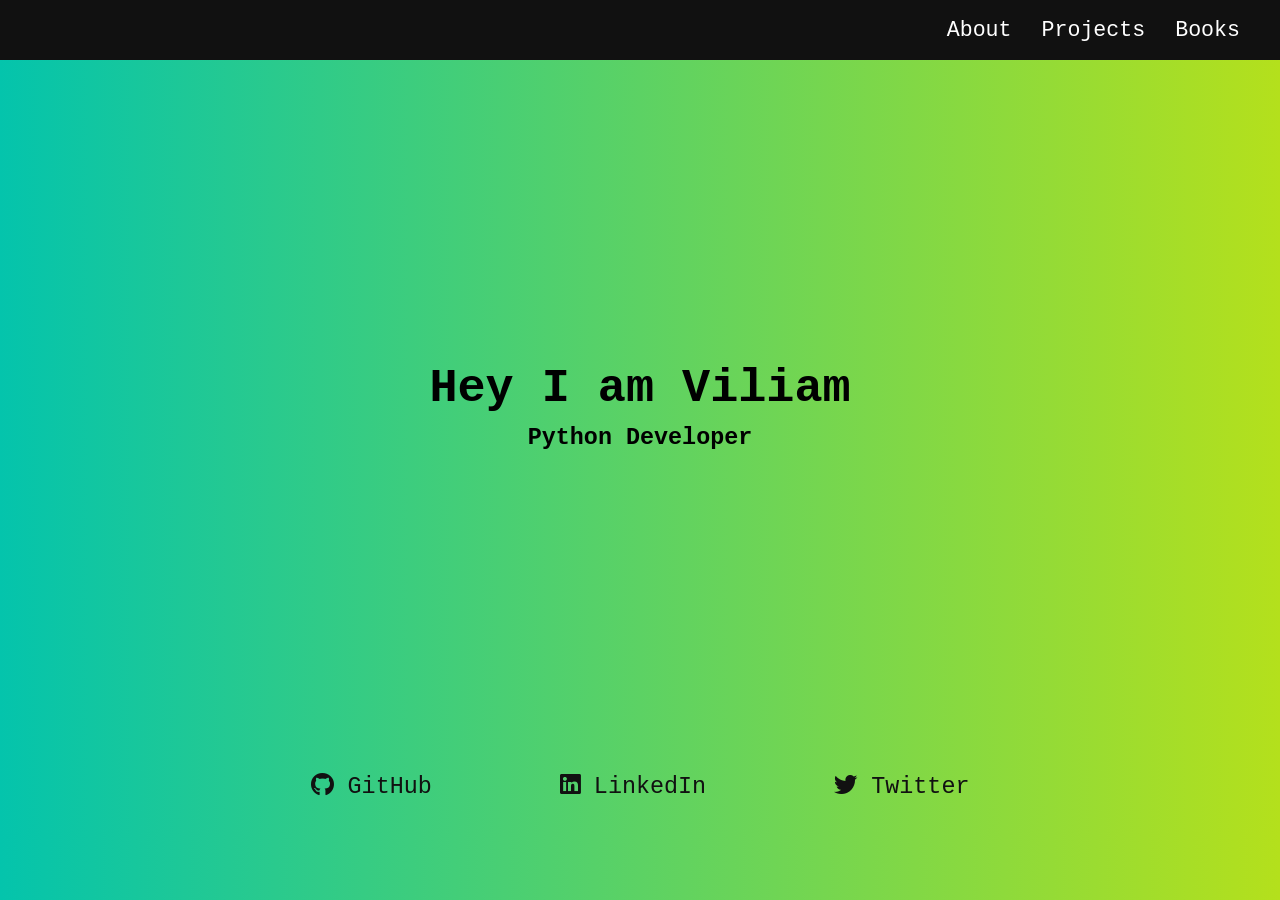
<file: index.html>
<!DOCTYPE html>

<html lang="en">
    <head>
        <meta charset="utf-8" />
        <meta name="viewport" content="width=device-width, initial-scale=1.0" />
        <link rel="stylesheet" href="https://use.fontawesome.com/releases/v5.8.2/css/all.css" integrity="sha384-oS3vJWv+0UjzBfQzYUhtDYW+Pj2yciDJxpsK1OYPAYjqT085Qq/1cq5FLXAZQ7Ay" crossorigin="anonymous">
        <link href="styles/styles.css" rel="stylesheet">
        <title>Viliam P</title>
    </head>
    <body>
        <nav id="navbar">
          <ul class="nav-list">
            <li>
              <a href="/">About</a>
            </li>
            <li>
              <a href="/projects.html">Projects</a>
            </li>
            <li>
              <a href="/books.html">Books</a>
            </li>
          </ul>
        </nav>
        
        <main>
          <section id="welcome">
            <div id="welcome-text">
                <h1>Hey I am Viliam</h1>
                <h3>Python Developer</h3>
            </div>
          </section>

          <section id="contacts">
            <div class="contact-links">
              <a href="https://github.com/vpopovec" target="_blank" class="btn contact-details" rel=”noopener”>
                <i class="fab fa-github"></i>
                GitHub
              </a>
              <a href="https://www.linkedin.com/in/viliam-popovec-245544177/" target="_blank" class="btn contact-details" rel=”noopener”>
                <i class="fab fa-linkedin" aria-hidden="true"></i>
                LinkedIn
              </a>
              <a href="https://twitter.com/willpopovec" target="_blank" class="btn contact-details" rel=”noopener”>
                <i class="fab fa-twitter" aria-hidden="true"></i>
                Twitter
              </a>
            </div>
          </section>
        </main>
        
        <footer>
            <!-- Copyright, etc. -->
        </footer>
    </body>
</html>
</file>
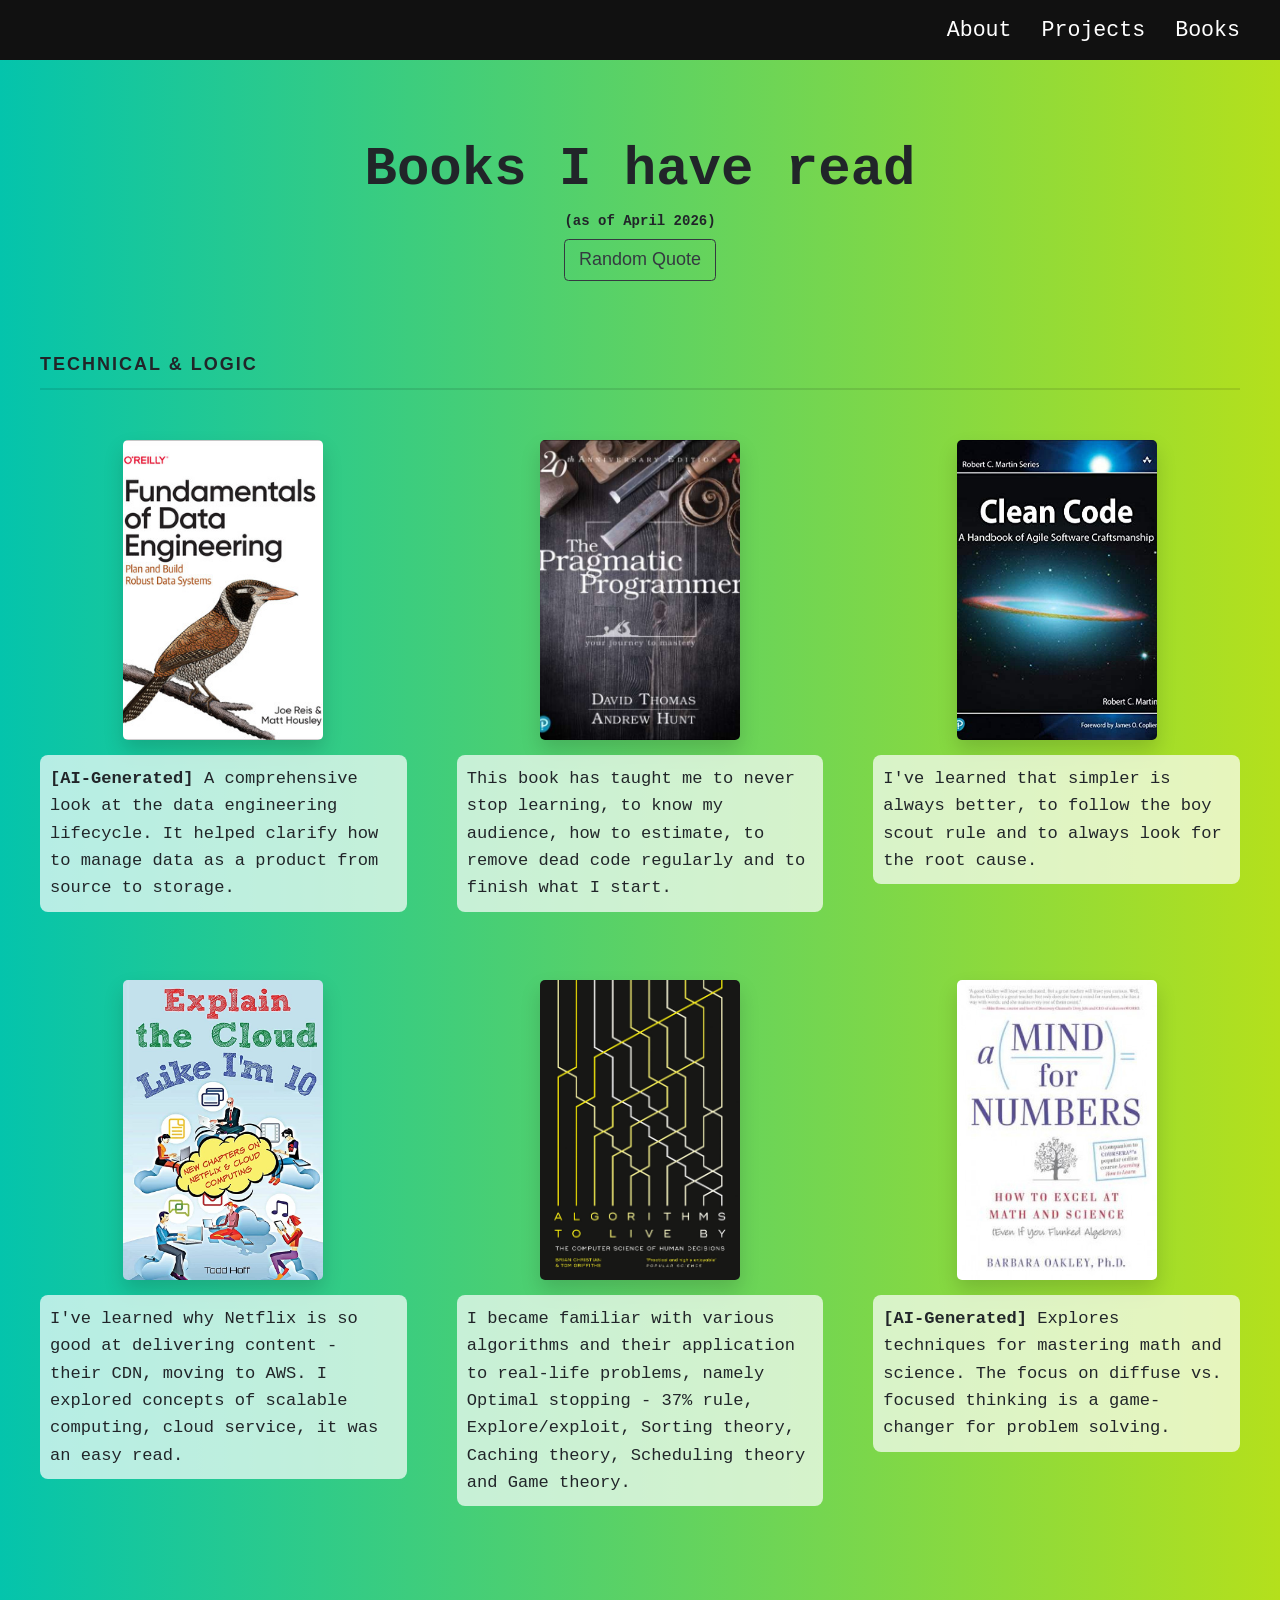
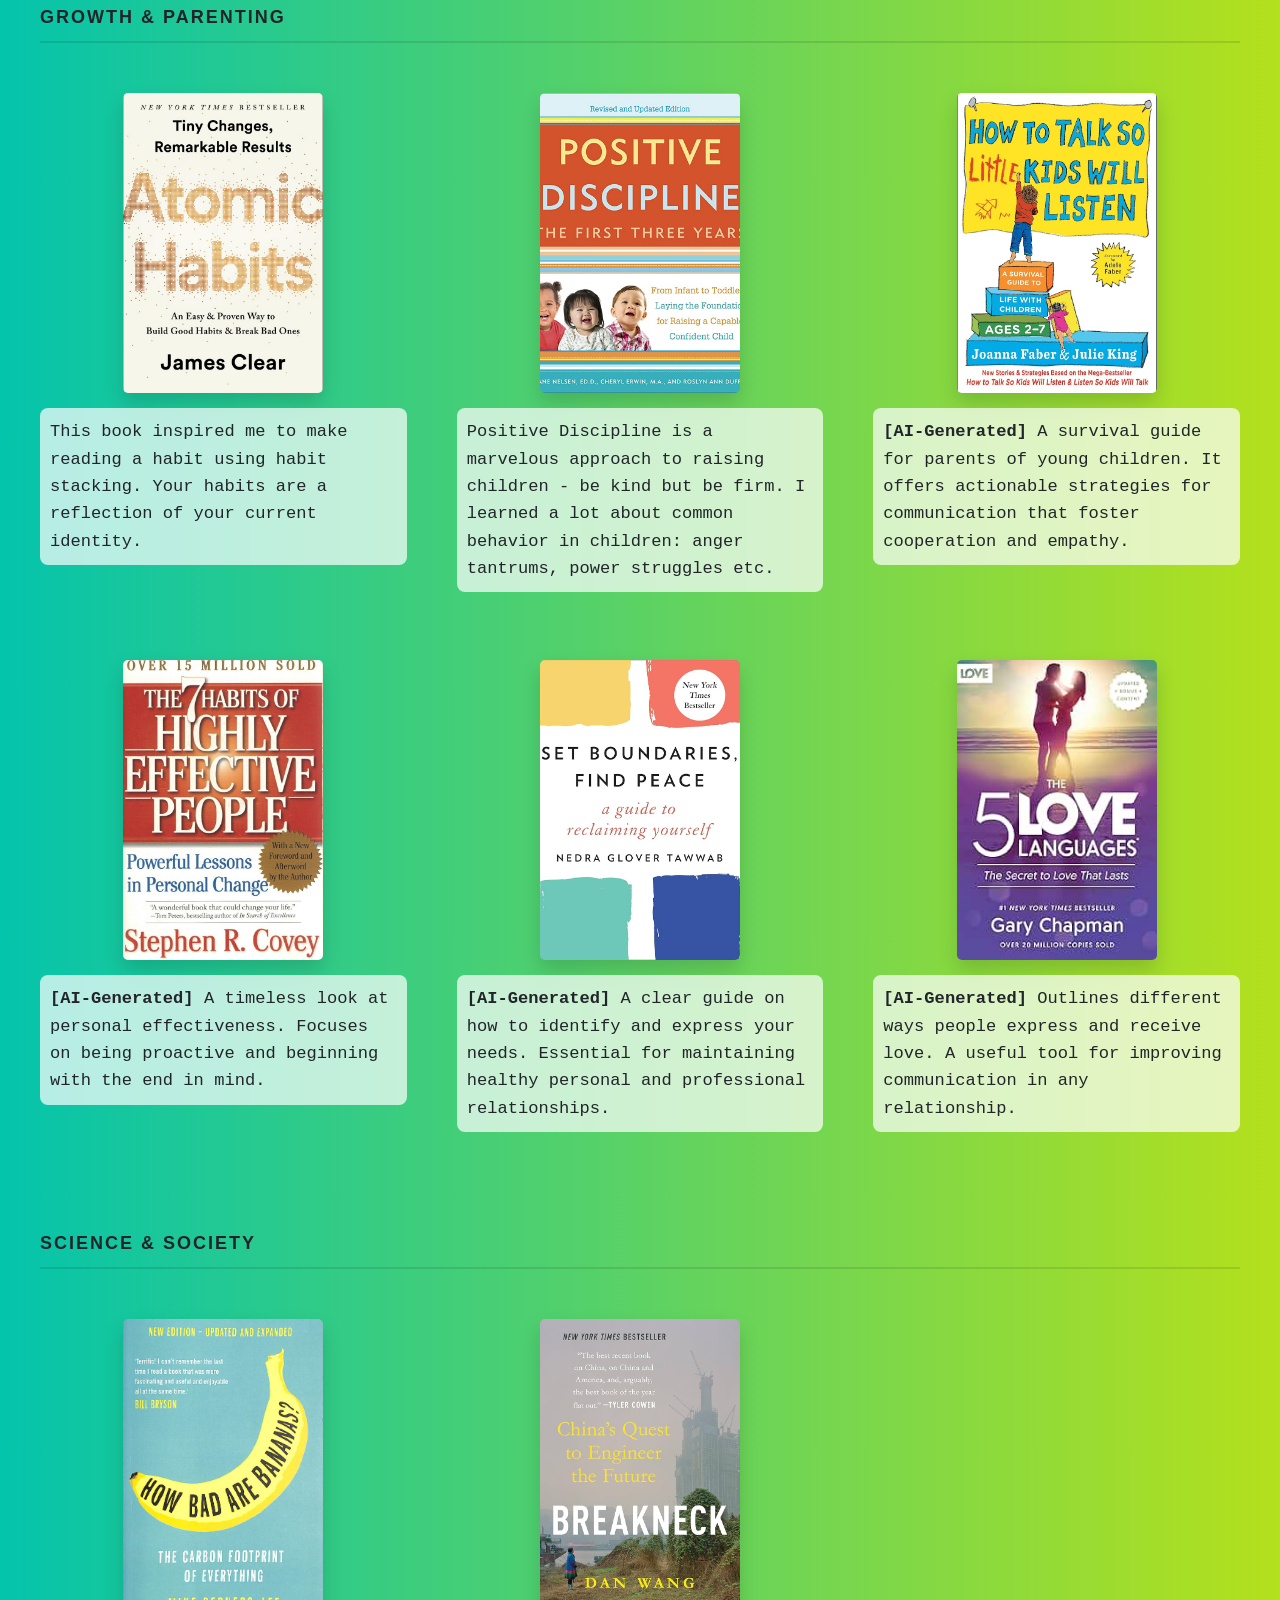
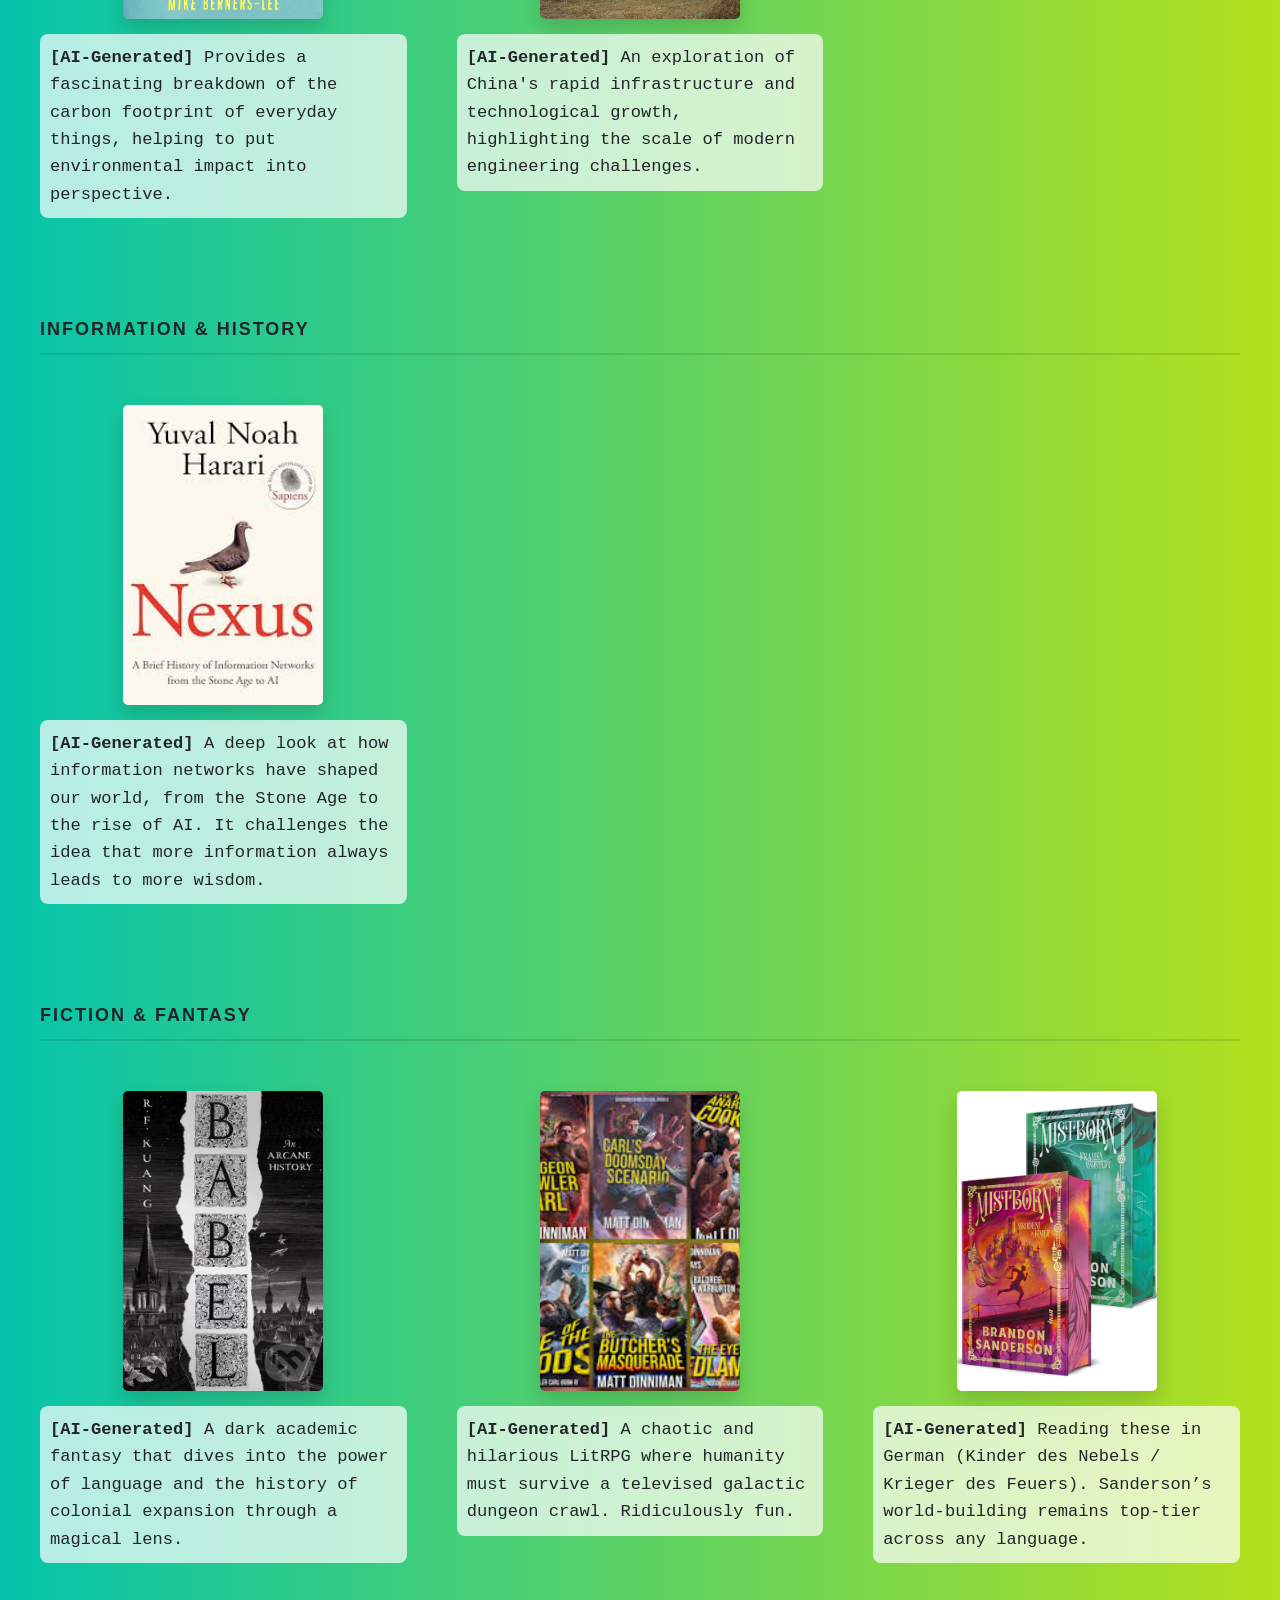
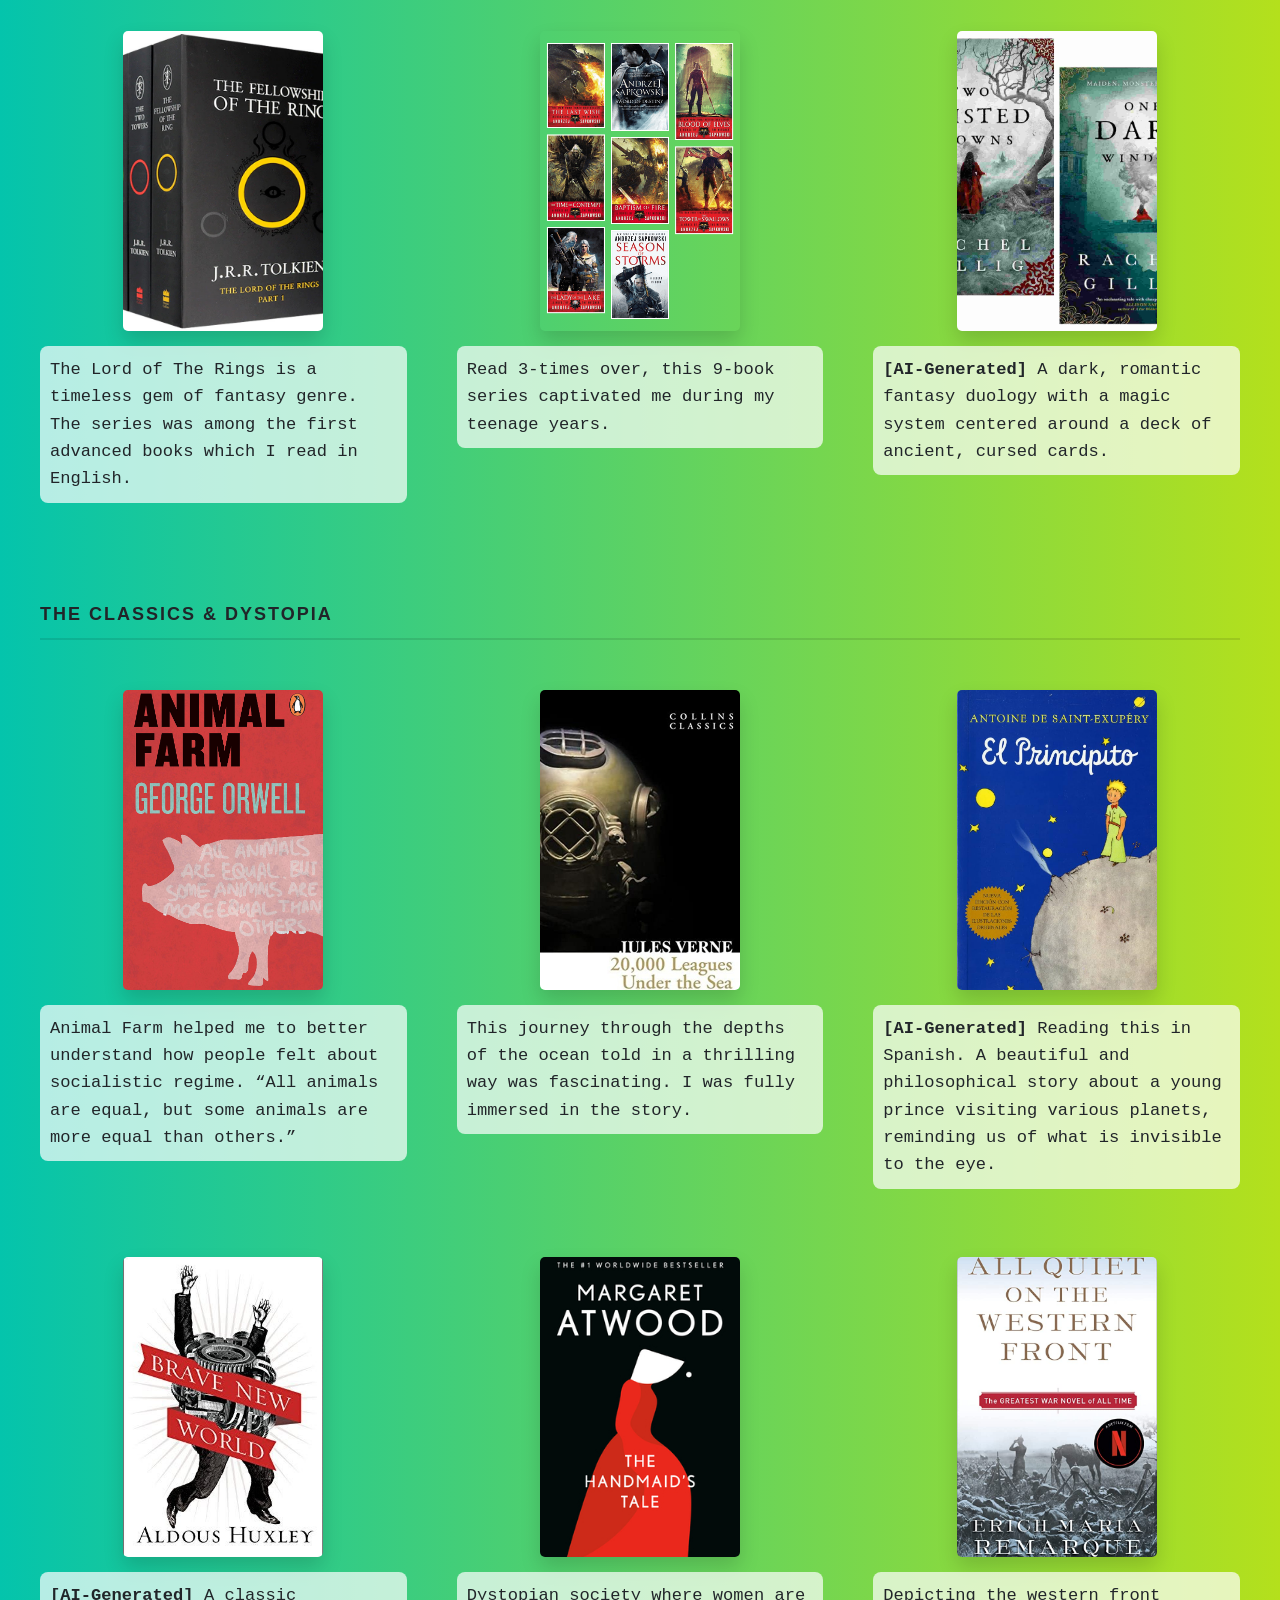
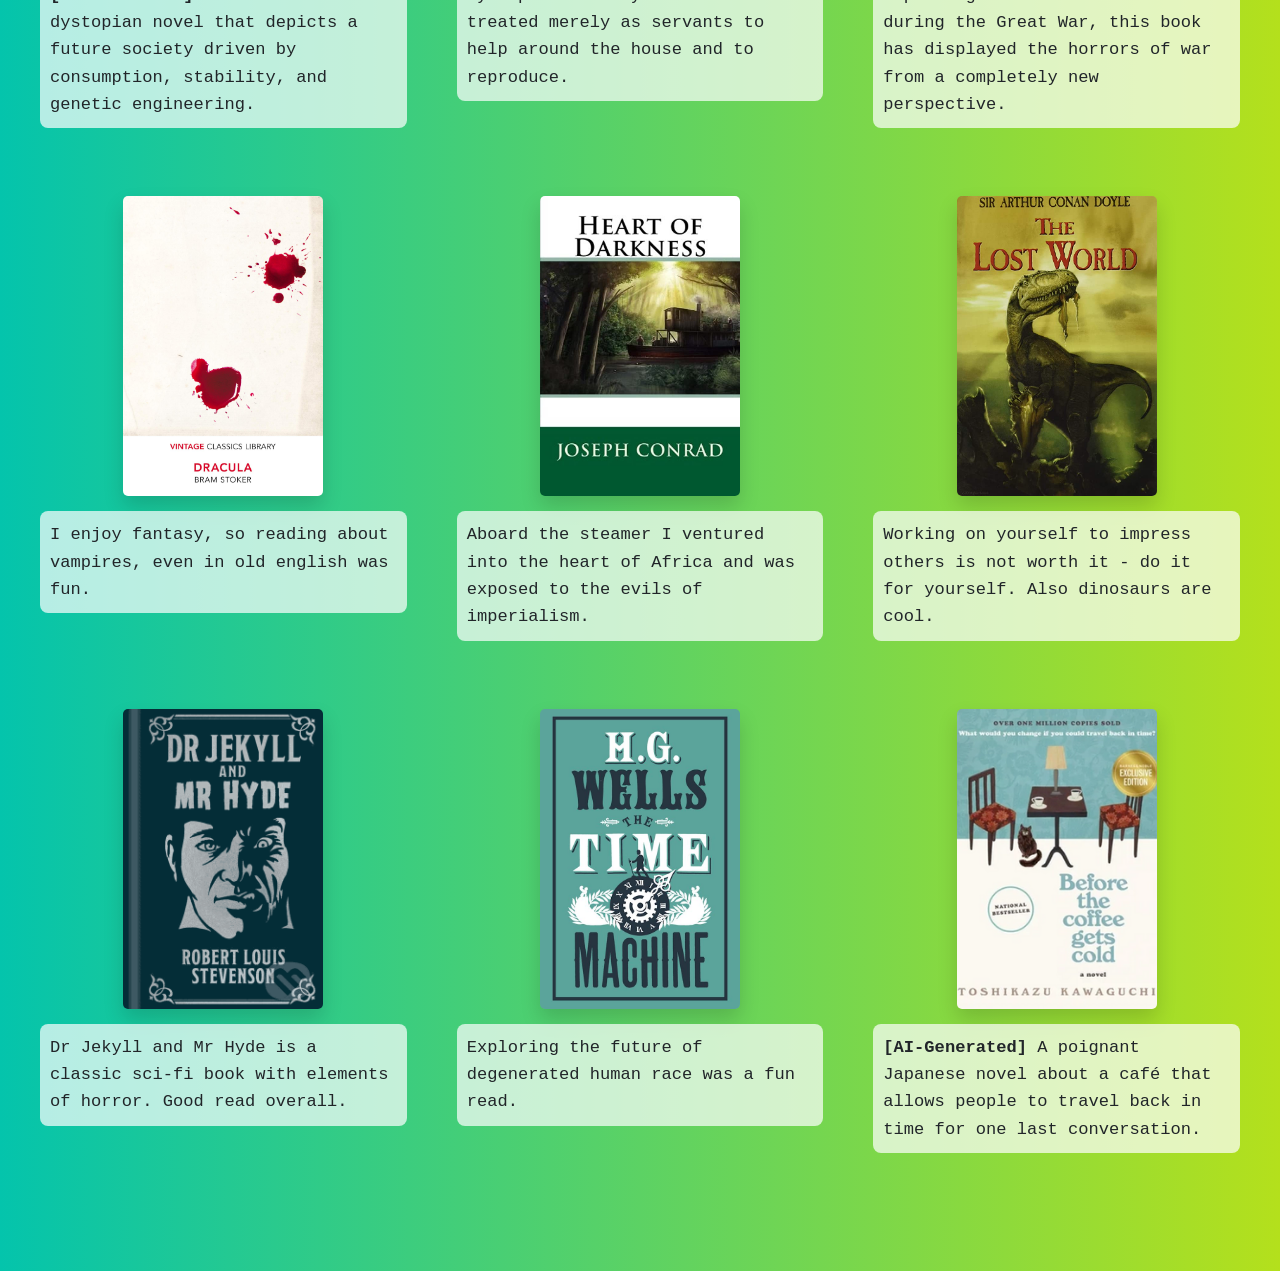
<file: books.html>
<!DOCTYPE html>

<html lang="en">
    <head>
        <meta charset="utf-8" />
        <meta name="viewport" content="width=device-width, initial-scale=1.0" />
        <link rel="stylesheet" href="https://cdn.jsdelivr.net/npm/bootstrap@4.0.0/dist/css/bootstrap.min.css" integrity="sha384-Gn5384xqQ1aoWXA+058RXPxPg6fy4IWvTNh0E263XmFcJlSAwiGgFAW/dAiS6JXm" crossorigin="anonymous">
        <link href="styles/styles.css" rel="stylesheet">
        <link href="styles/books.css" rel="stylesheet">
        <script src="script.js" defer></script>
        <title>Viliam P</title>
    </head>
    <body>
        <nav id="navbar">
            <ul class="nav-list">
                <li>
                    <a href="/">About</a>
                </li>
                <li>
                    <a href="/projects.html">Projects</a>
                </li>
                <li>
                    <a href="/books.html">Books</a>
                </li>
            </ul>
        </nav>
        <main>
            <section id="shelf">
                <h1 class="shelf-header">Books I have read</h1>
                <h3>(as of April 2026)</h3>
                <button id="randomQuote" type="button" class="btn btn-outline-dark">
                    Random Quote
                </button>
        
                <div id="books-grid">
                    <div class="category-header">Technical & Logic</div>
        
                    <div class="book-tile">
                        <img src="images/fundamentals_data_engineering.jpeg" alt="Fundamentals of Data Engineering" class="book-cover" loading="lazy" />
                        <p class="book-title"><strong>[AI-Generated]</strong> A comprehensive look at the data engineering lifecycle. It helped clarify how to manage data as a product from source to storage.</p>
                    </div>
        
                    <div class="book-tile">
                        <img src="images/tpp20.jpg" alt="The Pragmatic Programmer" class="book-cover" loading="lazy" />
                        <p class="book-title">This book has taught me to never stop learning, to know my audience, how to estimate, to remove dead code regularly and to finish what I start.</p>
                    </div>
        
                    <div class="book-tile">
                        <img src="images/clean_code.jpg" alt="Clean Code" class="book-cover" loading="lazy" />
                        <p class="book-title">I've learned that simpler is always better, to follow the boy scout rule and to always look for the root cause.</p>
                    </div>
        
                    <div class="book-tile">
                        <img src="images/explain_cloud_like_im_10.jpg" alt="Explain the Cloud Like I'm 10" class="book-cover" loading="lazy" />
                        <p class="book-title">I've learned why Netflix is so good at delivering content - their CDN, moving to AWS. I explored concepts of scalable computing, cloud service, it was an easy read.</p>
                    </div>
        
                    <div class="book-tile">
                        <img src="images/algorithms_to_live_by.jpg" alt="Algorithms to live by" class="book-cover" loading="lazy" />
                        <p class="book-title">I became familiar with various algorithms and their application to real-life problems, namely Optimal stopping - 37% rule, Explore/exploit, Sorting theory, Caching theory, Scheduling theory and Game theory.</p>
                    </div>
        
                    <div class="book-tile">
                        <img src="images/mind_for_numbers.jpg" alt="A Mind for Numbers" class="book-cover" loading="lazy" />
                        <p class="book-title"><strong>[AI-Generated]</strong> Explores techniques for mastering math and science. The focus on diffuse vs. focused thinking is a game-changer for problem solving.</p>
                    </div>
        
                    <div class="category-header">Growth & Parenting</div>
        
                    <div class="book-tile">
                        <img src="images/atomic_habits.jpg" alt="Atomic habits" class="book-cover" loading="lazy" />
                        <p class="book-title">This book inspired me to make reading a habit using habit stacking. Your habits are a reflection of your current identity.</p>
                    </div>
        
                    <div class="book-tile">
                        <img src="images/positive_discipline.jpg" alt="Positive Discipline" class="book-cover" loading="lazy" />
                        <p class="book-title">Positive Discipline is a marvelous approach to raising children - be kind but be firm. I learned a lot about common behavior in children: anger tantrums, power struggles etc.</p>
                    </div>
        
                    <div class="book-tile">
                        <img src="images/how_to_talk_kids.jpg" alt="How to Talk So Little Kids Will Listen" class="book-cover" loading="lazy" />
                        <p class="book-title"><strong>[AI-Generated]</strong> A survival guide for parents of young children. It offers actionable strategies for communication that foster cooperation and empathy.</p>
                    </div>
        
                    <div class="book-tile">
                        <img src="images/7_effective_habits.jpg" alt="7 Habits" class="book-cover" loading="lazy" />
                        <p class="book-title"><strong>[AI-Generated]</strong> A timeless look at personal effectiveness. Focuses on being proactive and beginning with the end in mind.</p>
                    </div>
        
                    <div class="book-tile">
                        <img src="images/set_boundaries.jpg" alt="Set Boundaries Find Peace" class="book-cover" loading="lazy" />
                        <p class="book-title"><strong>[AI-Generated]</strong> A clear guide on how to identify and express your needs. Essential for maintaining healthy personal and professional relationships.</p>
                    </div>
        
                    <div class="book-tile">
                        <img src="images/5_love_languages.jpg" alt="The 5 Love Languages" class="book-cover" loading="lazy" />
                        <p class="book-title"><strong>[AI-Generated]</strong> Outlines different ways people express and receive love. A useful tool for improving communication in any relationship.</p>
                    </div>
        
                    <div class="category-header">Science & Society</div>
        
                    <div class="book-tile">
                        <img src="images/bad_bananas.jpg" alt="How Bad Are Bananas" class="book-cover" loading="lazy" />
                        <p class="book-title"><strong>[AI-Generated]</strong> Provides a fascinating breakdown of the carbon footprint of everyday things, helping to put environmental impact into perspective.</p>
                    </div>
        
                    <div class="book-tile">
                        <img src="images/breakneck_china.jpg" alt="Breakneck China" class="book-cover" loading="lazy" />
                        <p class="book-title"><strong>[AI-Generated]</strong> An exploration of China's rapid infrastructure and technological growth, highlighting the scale of modern engineering challenges.</p>
                    </div>
        
                    <div class="category-header">Information & History</div>

                    <div class="book-tile">
                        <img src="images/nexus.jpeg" alt="Nexus: A Brief History of Information Networks" class="book-cover" loading="lazy" />
                        <p class="book-title">
                            <strong>[AI-Generated]</strong> A deep look at how information networks have shaped our world, from the Stone Age to the rise of AI. It challenges the idea that more information always leads to more wisdom.
                        </p>
                    </div>

                    <div class="category-header">Fiction & Fantasy</div>
        
                    <div class="book-tile">
                        <img src="images/babel.png" alt="Babel" class="book-cover" loading="lazy" />
                        <p class="book-title"><strong>[AI-Generated]</strong> A dark academic fantasy that dives into the power of language and the history of colonial expansion through a magical lens.</p>
                    </div>
        
                    <div class="book-tile">
                        <img src="images/dungeon_crawler_carl.jpeg" alt="Dungeon Crawler Carl" class="book-cover" loading="lazy" />
                        <p class="book-title"><strong>[AI-Generated]</strong> A chaotic and hilarious LitRPG where humanity must survive a televised galactic dungeon crawl. Ridiculously fun.</p>
                    </div>
        
                    <div class="book-tile">
                        <img src="images/mistborn.jpg" alt="Mistborn" class="book-cover" loading="lazy" />
                        <p class="book-title"><strong>[AI-Generated]</strong> Reading these in German (Kinder des Nebels / Krieger des Feuers). Sanderson’s world-building remains top-tier across any language.</p>
                    </div>
        
                    <div class="book-tile">
                        <img src="images/fantasy_lotr.jpg" alt="Lord of the Rings" class="book-cover" loading="lazy" />
                        <p class="book-title">The Lord of The Rings is a timeless gem of fantasy genre. The series was among the first advanced books which I read in English.</p>
                    </div>
        
                    <div class="book-tile">
                        <img src="images/witcher_series.png" alt="The Witcher" class="book-cover" loading="lazy" />
                        <p class="book-title">Read 3-times over, this 9-book series captivated me during my teenage years.</p>
                    </div>
        
                    <div class="book-tile">
                        <img src="images/shepherd_king.jpg" alt="Shepherd King Duology" class="book-cover" loading="lazy" />
                        <p class="book-title"><strong>[AI-Generated]</strong> A dark, romantic fantasy duology with a magic system centered around a deck of ancient, cursed cards.</p>
                    </div>
        
                    <div class="category-header">The Classics & Dystopia</div>
        
                    <div class="book-tile">
                        <img src="images/classics_animal_farm.jpg" alt="Animal Farm" class="book-cover" loading="lazy" />
                        <p class="book-title">Animal Farm helped me to better understand how people felt about socialistic regime. “All animals are equal, but some animals are more equal than others.”</p>
                    </div>
        
                    <div class="book-tile">
                        <img src="images/classics_20k_leagues.jpg" alt="20,000 Leagues Under the Sea" class="book-cover" loading="lazy" />
                        <p class="book-title">This journey through the depths of the ocean told in a thrilling way was fascinating. I was fully immersed in the story.</p>
                    </div>
        
                    <div class="book-tile">
                        <img src="images/el_principito.jpg" alt="El principito" class="book-cover" loading="lazy" />
                        <p class="book-title"><strong>[AI-Generated]</strong> Reading this in Spanish. A beautiful and philosophical story about a young prince visiting various planets, reminding us of what is invisible to the eye.</p>
                    </div>
        
                    <div class="book-tile">
                        <img src="images/brave_new_world.jpg" alt="Brave New World" class="book-cover" loading="lazy" />
                        <p class="book-title"><strong>[AI-Generated]</strong> A classic dystopian novel that depicts a future society driven by consumption, stability, and genetic engineering.</p>
                    </div>
        
                    <div class="book-tile">
                        <img src="images/classics_the_handmaids_tale.jpg" alt="The Handmaid's Tale" class="book-cover" loading="lazy" />
                        <p class="book-title">Dystopian society where women are treated merely as servants to help around the house and to reproduce.</p>
                    </div>
        
                    <div class="book-tile">
                        <img src="images/classics_western_front.jpg" alt="All Quiet on the Western Front" class="book-cover" loading="lazy" />
                        <p class="book-title">Depicting the western front during the Great War, this book has displayed the horrors of war from a completely new perspective.</p>
                    </div>
        
                    <div class="book-tile">
                        <img src="images/classics_dracula.jpg" alt="Dracula" class="book-cover" loading="lazy" />
                        <p class="book-title">I enjoy fantasy, so reading about vampires, even in old english was fun.</p>
                    </div>
        
                    <div class="book-tile">
                        <img src="images/classics_heart_of_darkness.jpg" alt="Heart of Darkness" class="book-cover" loading="lazy" />
                        <p class="book-title">Aboard the steamer I ventured into the heart of Africa and was exposed to the evils of imperialism.</p>
                    </div>
        
                    <div class="book-tile">
                        <img src="images/classics_lost_world.jpg" alt="Lost World" class="book-cover" loading="lazy" />
                        <p class="book-title">Working on yourself to impress others is not worth it - do it for yourself. Also dinosaurs are cool.</p>
                    </div>
        
                    <div class="book-tile">
                        <img src="images/classics_jekyll_and_hyde.png" alt="Dr Jekyll and Mr Hyde" class="book-cover" loading="lazy" />
                        <p class="book-title">Dr Jekyll and Mr Hyde is a classic sci-fi book with elements of horror. Good read overall.</p>
                    </div>
        
                    <div class="book-tile">
                        <img src="images/classics_time_machine.jpg" alt="Time Machine" class="book-cover" loading="lazy" />
                        <p class="book-title">Exploring the future of degenerated human race was a fun read.</p>
                    </div>
        
                    <div class="book-tile">
                        <img src="images/Before_the_Coffee_Gets_Cold.png" alt="Before the Coffee Gets Cold" class="book-cover" loading="lazy" />
                        <p class="book-title"><strong>[AI-Generated]</strong> A poignant Japanese novel about a café that allows people to travel back in time for one last conversation.</p>
                    </div>
                </div>
            </section>
        </main>
        <footer>
            <!-- Copyright, etc. -->
        </footer>
    </body>
</html>
</file>
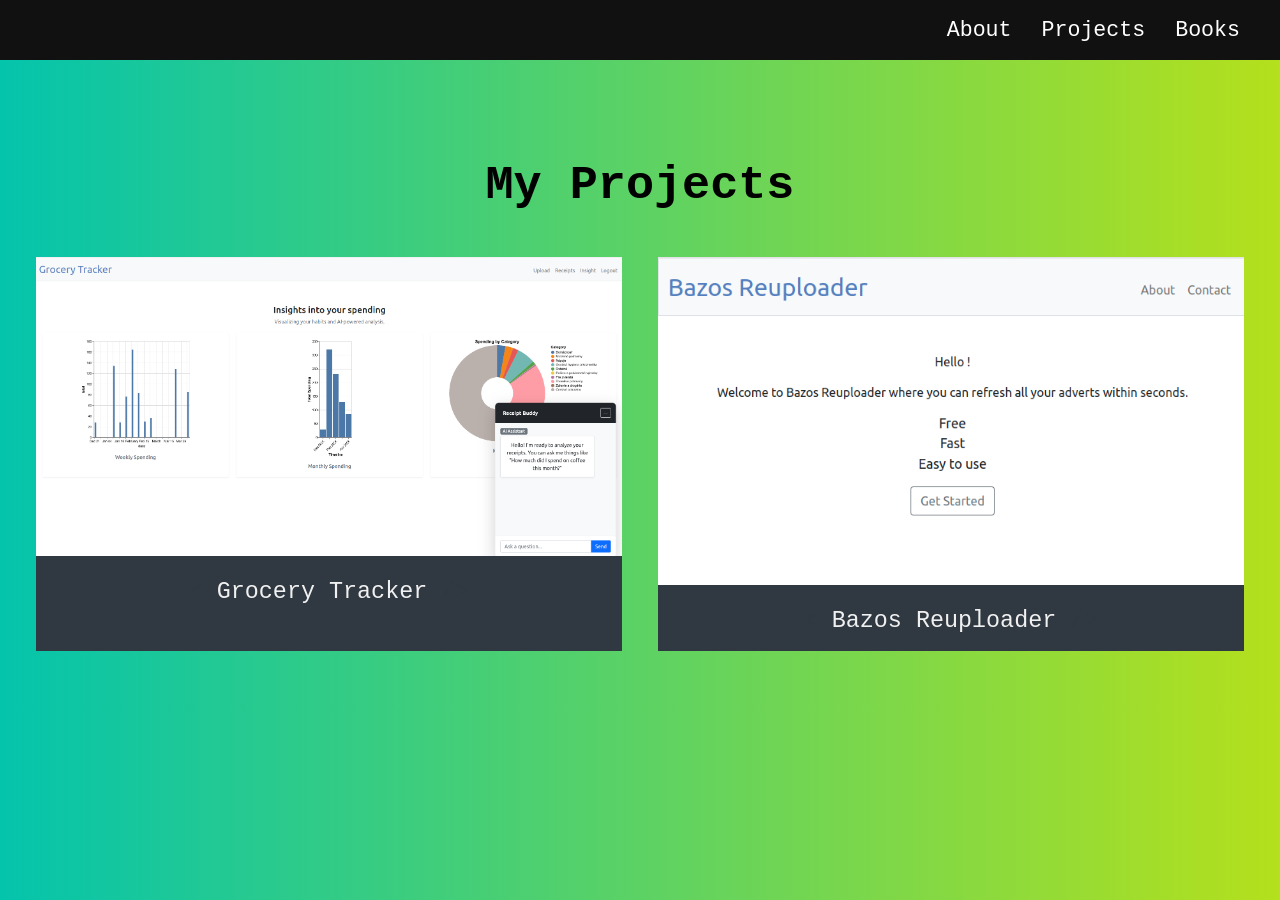
<file: projects.html>
<!DOCTYPE html>

<html lang="en">
    <head>
        <meta charset="utf-8" />
        <meta name="viewport" content="width=device-width, initial-scale=1.0" />
        <link href="styles/styles.css" rel="stylesheet">
        <link href="styles/projects.css" rel="stylesheet">
        <title>Viliam P</title>
    </head>
    <body>
        <nav id="navbar">
            <ul class="nav-list">
                <li>
                  <a href="/">About</a>
                </li>
                <li>
                  <a href="/projects.html">Projects</a>
                </li>
                <li>
                    <a href="/books.html">Books</a>
                </li>
            </ul>
        </nav>
        <main>
            <section id="projects">
              <h1 class="projects-header">
                My Projects
              </h1>
              <div id="project-grid">
                <a class="project-tile" href="https://github.com/vpopovec/Grocery-Tracker" target="_blank">
                  <img 
                    src="images/grocery_tracker.png" 
                    class="project"
                    loading="lazy"
                    target="_blank"
                  />
                  <p class="project-title">
                    <span class="code">&lt;</span>
                      Grocery Tracker
                    <span class="code">/&gt;</span>
                  </p>
                </a>
                </a>
                <a class="project-tile" href="https://github.com/vpopovec/web-bazos-reuploader" target="_blank">
                  <img 
                    src="images/bazos_reuploader.png" 
                    class="project"
                    loading="lazy"
                    target="_blank"
                  />
                  <p class="project-title">
                    <span class="code">&lt;</span>
                      Bazos Reuploader
                    <span class="code">/&gt;</span>
                  </p>
                </a>
                </a>
              </div>
            </section></main>
        <footer>
            <!-- Copyright, etc. -->
        </footer>
    </body>
</html>
</file>
<file: styles/styles.css>
* {
    margin: 0;
    padding: 0;
    box-sizing: border-box;
}

:root {
    font-size: 18px;
    --dark-green: #008f69;
    --pink: #ff7096;
    --gray: #303841;
    --weaker-white: #f0f0f0;
    --aqua: #7FDBFF;
    --bg-black: #111;
    --teal: #05e6fa;
    --brown: #14130c;
    --green: #0a6b5c;
    --yellow: #b4e01c;
    --turqoise: #04c4ac;
}

html {
    scroll-behavior: smooth;
}
  
h1 { font-family: "Courier New", Courier, "Lucida Sans Typewriter", "Lucida Typewriter", monospace; font-size: 24px; font-style: normal; font-variant: normal; font-weight: 700; } 
h3 { font-family: "Courier New", Courier, "Lucida Sans Typewriter", "Lucida Typewriter", monospace; font-size: 14px; font-style: normal; font-variant: normal; font-weight: 700 } 
p, a { font-family: "Courier New", Courier, "Lucida Sans Typewriter", "Lucida Typewriter", monospace; font-size: 14px; font-style: normal; font-variant: normal; font-weight: 400; line-height: 20px; } 
blockquote { font-family: "Courier New", Courier, "Lucida Sans Typewriter", "Lucida Typewriter", monospace; font-size: 21px; font-style: normal; font-variant: normal; font-weight: 400; line-height: 30px; } 
pre { font-family: "Courier New", Courier, "Lucida Sans Typewriter", "Lucida Typewriter", monospace; font-size: 13px; font-style: normal; font-variant: normal; font-weight: 400; line-height: 18.5714px; }

h1 {
    font-size: 1.9rem;
}

section#welcome {
    height: 65vh;
    height: calc(var(--vh, 1vh) * 65);
    padding: 0 30px;
    display: flex;
    align-items: center;
    justify-content: center;
}

#welcome h3 {
    margin-top: 10px;
    font-size: 1.1rem;
}

body {
    background: linear-gradient(
        90deg,
        var(--turqoise), 
        var(--yellow));
}

a {
    text-decoration: none;
}
a:hover {
    text-decoration: none;
}

nav {
    width: 100%;
    position: -webkit-sticky;
    position: sticky;
    top: 0;
    background-color: var(--bg-black);
    z-index: 2;
}

.nav-list {
    list-style: none;
    display: flex;
    justify-content: flex-end;
}

.nav-list a {
    padding: 20px 10px;  /*20px 15px*/
    display: block;
    font-size: 1rem;  /*1rem*/
    color: white;
}

.nav-list li:last-of-type {
    margin-right: min(2vw, 25px);
}
  
.nav-list a:hover {
    background-color: var(--dark-green);
}

#welcome-text {
    text-align: center;
}

.contact-links {
    width: 100%;
    /* max-width: 600px; */
    display: flex;
    justify-content: center;
    text-align: center;
    /* background-color: var(--gray); */
    gap: max(1.5rem, 10vw);
    margin-bottom: 10px;
}

.contact-links a {
    padding: 20px 0;
    /* margin: 0 auto; */
    max-width: 100px;
    transition: 0.3s;
    color: var(--bg-black);
    font-size: 1.1rem;

}

.contact-links a:hover {
    padding-top: 15px;
}

@media only screen and (min-width: 720px) {
    /* font-size: 20px on html element is not working :/ */
    .nav-list a {
        padding: 20px 15px;  /*20px 15px*/
        font-size: 1.2rem;  /*1rem*/
    }

    h1 {
        font-size: 2.6rem;
    }

    #welcome h3 {
        font-size: 1.3rem;
    }

    .contact-links a {
        max-width: 200px;
        font-size: 1.3rem;
        line-height: 1.5rem;
    }
    
    section#welcome {
        height: 77vh;
    }
}
</file>
<file: styles/books.css>
/* Ensure the shelf doesn't block the body gradient from styles.css */
#shelf {
  text-align: center;
  padding: 60px 20px;
  background-color: transparent; /* Changed from #fdfdfd to show your gradient */
}

.shelf-header {
  font-size: 3rem;
  font-weight: 700;
  margin-bottom: 10px;
}

#books-grid {
  display: grid;
  /* This creates the responsive grid */
  grid-template-columns: repeat(auto-fill, minmax(280px, 1fr));
  gap: 50px;
  padding: 40px 0;
  max-width: 1200px;
  margin: 0 auto; /* Centers the grid on the page */
}

.book-tile {
  display: flex;
  flex-direction: column;
  align-items: center;
  transition: transform 0.3s ease;
}

.book-tile:hover {
  transform: translateY(-8px);
}

.book-cover {
  width: 200px;
  height: 300px;
  object-fit: cover;
  box-shadow: 0 10px 20px rgba(0,0,0,0.15);
  border-radius: 5px;
}

.book-title {
  margin-top: 15px;
  font-size: 0.95rem;
  line-height: 1.6;
  text-align: left;
  background: rgba(255, 255, 255, 0.7); /* Adds readability over the gradient */
  padding: 10px;
  border-radius: 8px;
  width: 100%;
}

.category-header {
  grid-column: 1 / -1;
  text-align: left;
  border-bottom: 2px solid rgba(0,0,0,0.1);
  margin-top: 30px;
  padding-bottom: 10px;
  font-weight: bold;
  text-transform: uppercase;
  letter-spacing: 2px;
}
</file>
<file: styles/projects.css>
html {
  font-size: 10px;
}

section#projects {
  padding: 3rem 1rem;
  padding-top: 2rem;
}
  
#project-grid {
  display: grid;
  grid-template-columns: repeat(auto-fit, minmax(300px, 1fr));
  grid-gap: 2rem;
}

.projects-header {
  text-align: center;
  padding: 2.5rem;
}

a.project-tile {
  background: var(--gray);
  width: 100%;
}

img.project {
  width: 100%;
  height: auto;
}

.project-title {
  padding: 20px 15px;
  text-align: center;
  font-size: 1rem; /*1.4rem*/
  color: var(--weaker-white);
  transition: color 0.3s ease-out;
}

.code {
  color: var(--gray);
  transition: color 0.3s ease-out;
}

.project-tile:hover .code {
  color: #ff7f50;
}

@media only screen and (min-width: 520px) {
  #project-grid {
    grid-template-columns: repeat(auto-fit, minmax(450px, 1fr));
  }
  .project-title {
    font-size: 1.3rem;
  }

  section#projects {
    padding: 3rem 2rem;
  }
}
</file>
